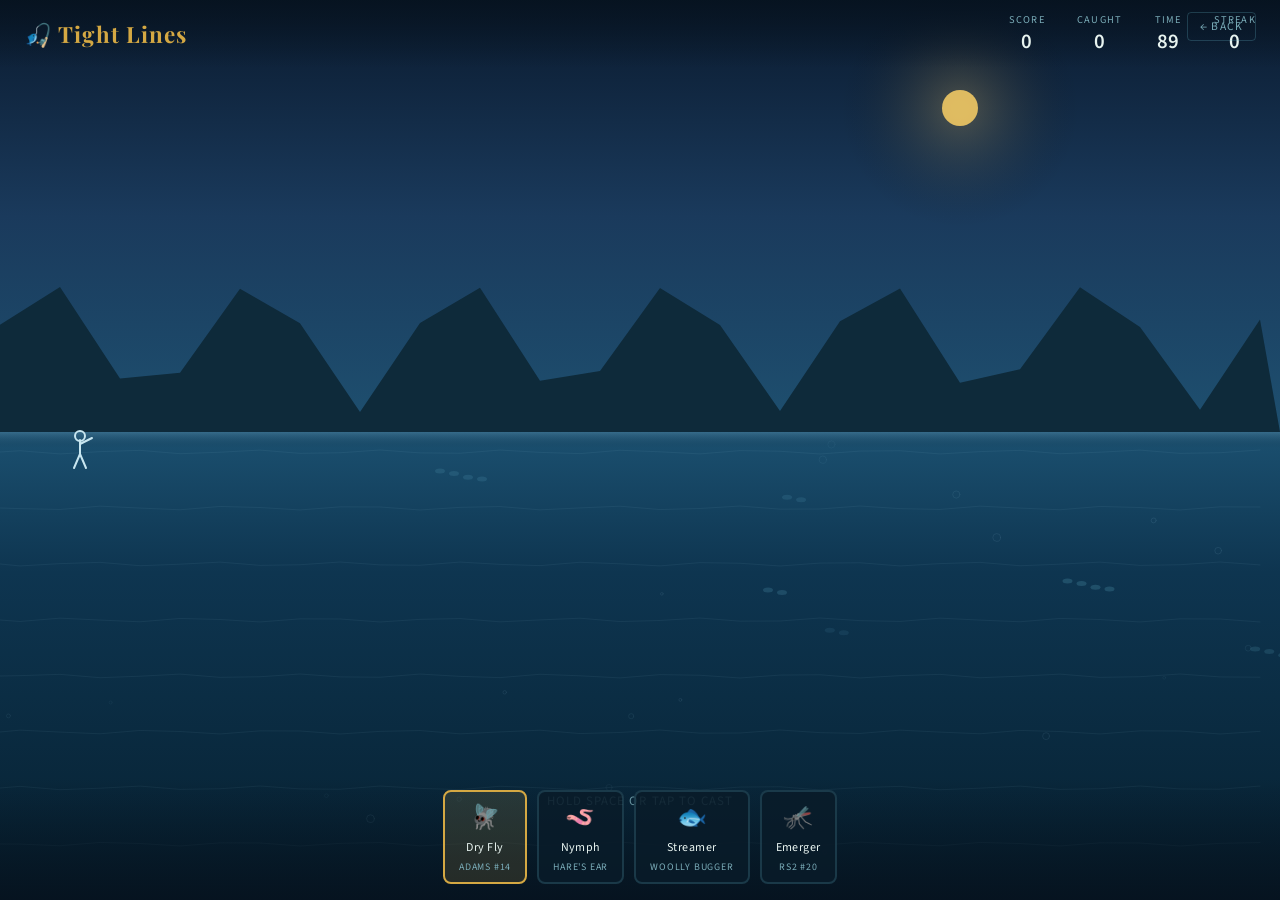
<file: game.html>
<!DOCTYPE html>
<html lang="en">
<head>
<meta charset="UTF-8"/>
<meta name="viewport" content="width=device-width, initial-scale=1.0"/>
<title>Tight Lines – Fly Fishing Game</title>
<link href="https://fonts.googleapis.com/css2?family=Playfair+Display:ital,wght@0,700;1,400&family=Source+Sans+3:wght@300;400;600&display=swap" rel="stylesheet"/>
<style>
/* ── RESET & VARS ───────────────────────────────── */
*{margin:0;padding:0;box-sizing:border-box;}
:root{
  --sky1:#1a3a5c;--sky2:#0d2035;
  --water1:#1b4f6e;--water2:#0a2a3e;--water3:#062030;
  --foam:#c8e6f0;--sun:#f0c060;
  --green1:#2d5a27;--green2:#1a3a18;
  --text:#e8f4f0;--muted:#7aacb8;
  --gold:#d4a843;--red:#c0392b;--green:#27ae60;
  --ui-bg:rgba(10,28,42,0.88);
}
html,body{width:100%;height:100%;overflow:hidden;background:#0d2035;}
body{font-family:'Source Sans 3',sans-serif;color:var(--text);}

/* ── CANVAS WRAPPER ─────────────────────────────── */
#gameWrap{position:relative;width:100%;height:100vh;overflow:hidden;}
canvas{display:block;width:100%;height:100%;}

/* ── UI OVERLAY ─────────────────────────────────── */
#ui{
  position:absolute;top:0;left:0;width:100%;height:100%;
  pointer-events:none;
}

/* top bar */
#topBar{
  position:absolute;top:0;left:0;right:0;
  display:flex;justify-content:space-between;align-items:center;
  padding:12px 24px;
  background:linear-gradient(to bottom,rgba(6,18,30,0.85),transparent);
}
#topBar h1{
  font-family:'Playfair Display',serif;font-size:1.4rem;
  color:var(--gold);letter-spacing:.05em;
}
.stat{text-align:center;}
.stat .label{font-size:.65rem;text-transform:uppercase;letter-spacing:.12em;color:var(--muted);}
.stat .value{font-size:1.3rem;font-weight:600;color:var(--text);}

/* fly selector */
#flyBar{
  position:absolute;bottom:0;left:0;right:0;
  display:flex;justify-content:center;align-items:flex-end;gap:10px;
  padding:12px 24px 16px;
  background:linear-gradient(to top,rgba(6,18,30,0.9),transparent);
  pointer-events:all;
}
.fly-btn{
  display:flex;flex-direction:column;align-items:center;gap:4px;
  background:var(--ui-bg);border:2px solid rgba(100,180,200,0.2);
  border-radius:8px;padding:8px 14px;cursor:pointer;
  transition:all .2s;color:var(--text);font-family:inherit;
  font-size:.75rem;letter-spacing:.04em;
}
.fly-btn:hover{border-color:var(--gold);transform:translateY(-3px);}
.fly-btn.active{border-color:var(--gold);background:rgba(212,168,67,.15);}
.fly-btn .fly-icon{font-size:1.5rem;}
.fly-btn .fly-name{font-size:.62rem;color:var(--muted);text-transform:uppercase;letter-spacing:.08em;}

/* cast instruction */
#castHint{
  position:absolute;left:50%;transform:translateX(-50%);
  bottom:90px;font-size:.8rem;color:var(--muted);
  letter-spacing:.08em;text-transform:uppercase;
  animation:pulse 2s infinite;pointer-events:none;
}
@keyframes pulse{0%,100%{opacity:.5;}50%{opacity:1;}}

/* power meter */
#powerWrap{
  position:absolute;left:50%;transform:translateX(-50%);
  bottom:90px;width:200px;
  display:none;pointer-events:none;
}
#powerLabel{font-size:.7rem;text-transform:uppercase;letter-spacing:.1em;
  color:var(--muted);text-align:center;margin-bottom:4px;}
#powerBar{height:10px;background:rgba(255,255,255,.1);border-radius:5px;overflow:hidden;}
#powerFill{height:100%;width:0%;border-radius:5px;
  background:linear-gradient(to right,#27ae60,#f39c12,#c0392b);
  transition:width .05s;}

/* hatch alert */
#hatchAlert{
  position:absolute;top:70px;left:50%;transform:translateX(-50%);
  background:var(--ui-bg);border:1px solid var(--gold);
  border-radius:8px;padding:10px 20px;text-align:center;
  display:none;pointer-events:none;
}
#hatchAlert .hatch-title{font-size:.65rem;text-transform:uppercase;
  letter-spacing:.1em;color:var(--gold);}
#hatchAlert .hatch-insect{font-size:1rem;font-weight:600;}

/* bite indicator */
#biteWrap{
  position:absolute;left:50%;transform:translateX(-50%);
  top:50%;margin-top:-60px;
  display:none;flex-direction:column;align-items:center;gap:8px;
  pointer-events:all;
}
#biteWrap .bite-text{
  font-family:'Playfair Display',serif;font-style:italic;
  font-size:2rem;color:var(--gold);
  animation:popIn .3s cubic-bezier(.175,.885,.32,1.275);
}
@keyframes popIn{from{transform:scale(0);}to{transform:scale(1);}}
#setHookBtn{
  background:var(--gold);color:#0d2035;border:none;
  font-family:'Source Sans 3',sans-serif;font-size:.9rem;font-weight:600;
  letter-spacing:.08em;text-transform:uppercase;
  padding:10px 28px;border-radius:6px;cursor:pointer;
  animation:blink .4s infinite alternate;
}
@keyframes blink{from{opacity:1;}to{opacity:.6;}}

/* fight meter */
#fightWrap{
  position:absolute;left:50%;transform:translateX(-50%);
  top:50%;margin-top:20px;width:280px;
  display:none;pointer-events:all;
  flex-direction:column;align-items:center;gap:8px;
}
#fightLabel{font-size:.7rem;text-transform:uppercase;letter-spacing:.1em;color:var(--muted);}
#fightTrack{width:100%;height:20px;background:rgba(255,255,255,.1);
  border-radius:10px;overflow:hidden;position:relative;}
#fightZone{
  position:absolute;height:100%;width:30%;border-radius:10px;
  background:rgba(39,174,96,.4);transition:left .1s;
}
#fightMarker{
  position:absolute;top:0;height:100%;width:6px;border-radius:3px;
  background:var(--text);transition:left .05s;
}
#fightInstruct{font-size:.72rem;color:var(--muted);text-align:center;}
#fightProgress{width:100%;height:6px;background:rgba(255,255,255,.1);
  border-radius:3px;overflow:hidden;}
#fightProgressFill{height:100%;width:0%;background:var(--gold);
  border-radius:3px;transition:width .1s;}

/* catch popup */
#catchPopup{
  position:absolute;left:50%;top:50%;
  transform:translate(-50%,-50%);
  background:var(--ui-bg);border:2px solid var(--gold);
  border-radius:12px;padding:28px 40px;text-align:center;
  display:none;pointer-events:all;
  animation:popIn .4s cubic-bezier(.175,.885,.32,1.275);
  min-width:260px;
}
#catchPopup .catch-emoji{font-size:3rem;}
#catchPopup .catch-species{font-family:'Playfair Display',serif;
  font-size:1.4rem;color:var(--gold);margin:8px 0 4px;}
#catchPopup .catch-size{font-size:.85rem;color:var(--muted);}
#catchPopup .catch-score{font-size:1.8rem;font-weight:600;
  color:var(--text);margin:10px 0;}
#catchPopup .catch-bonus{font-size:.75rem;color:#27ae60;margin-bottom:14px;}
#nextCastBtn{
  background:transparent;border:1px solid var(--gold);color:var(--gold);
  font-family:'Source Sans 3',sans-serif;font-size:.85rem;
  letter-spacing:.08em;text-transform:uppercase;
  padding:8px 24px;border-radius:6px;cursor:pointer;
  transition:all .2s;
}
#nextCastBtn:hover{background:var(--gold);color:#0d2035;}

/* miss popup */
#missPopup{
  position:absolute;left:50%;top:42%;
  transform:translateX(-50%);
  font-family:'Playfair Display',serif;font-style:italic;
  font-size:1.6rem;color:var(--red);
  display:none;pointer-events:none;
  animation:fadeUp .4s forwards;
}
@keyframes fadeUp{from{opacity:1;transform:translateX(-50%) translateY(0);}
  to{opacity:0;transform:translateX(-50%) translateY(-40px);}}

/* game over */
#gameOver{
  position:absolute;inset:0;background:rgba(6,18,30,.92);
  display:none;flex-direction:column;align-items:center;
  justify-content:center;gap:16px;pointer-events:all;
}
#gameOver h2{font-family:'Playfair Display',serif;font-size:2.4rem;color:var(--gold);}
#gameOver .final-score{font-size:3rem;font-weight:600;}
#gameOver .final-label{font-size:.75rem;text-transform:uppercase;
  letter-spacing:.12em;color:var(--muted);}
#gameOver .best-catch{font-size:.9rem;color:var(--muted);margin-top:4px;}
#playAgainBtn{
  margin-top:12px;background:var(--gold);color:#0d2035;border:none;
  font-family:'Source Sans 3',sans-serif;font-size:.9rem;font-weight:600;
  letter-spacing:.08em;text-transform:uppercase;
  padding:12px 36px;border-radius:6px;cursor:pointer;
  transition:opacity .2s;
}
#playAgainBtn:hover{opacity:.85;}

/* nav back */
#backNav{
  position:absolute;top:14px;right:24px;
  pointer-events:all;
}
#backNav a{
  font-size:.72rem;text-transform:uppercase;letter-spacing:.1em;
  color:var(--muted);text-decoration:none;
  border:1px solid rgba(100,180,200,.25);
  padding:5px 12px;border-radius:4px;
  transition:color .2s,border-color .2s;
}
#backNav a:hover{color:var(--gold);border-color:var(--gold);}
</style>
</head>
<body>
<div id="gameWrap">
  <canvas id="c"></canvas>

  <div id="ui">
    <!-- Top bar -->
    <div id="topBar">
      <h1>🎣 Tight Lines</h1>
      <div style="display:flex;gap:32px;">
        <div class="stat"><div class="label">Score</div><div class="value" id="scoreVal">0</div></div>
        <div class="stat"><div class="label">Caught</div><div class="value" id="caughtVal">0</div></div>
        <div class="stat"><div class="label">Time</div><div class="value" id="timeVal">90</div></div>
        <div class="stat"><div class="label">Streak</div><div class="value" id="streakVal">0🔥</div></div>
      </div>
      <div id="backNav"><a href="flyfishing.html">← Back</a></div>
    </div>

    <!-- Hatch alert -->
    <div id="hatchAlert">
      <div class="hatch-title">Hatch in progress</div>
      <div class="hatch-insect" id="hatchInsect"></div>
    </div>

    <!-- Cast hint / power bar -->
    <div id="castHint">Hold SPACE or tap to cast</div>
    <div id="powerWrap">
      <div id="powerLabel">Cast Power</div>
      <div id="powerBar"><div id="powerFill"></div></div>
    </div>

    <!-- Bite indicator -->
    <div id="biteWrap">
      <div class="bite-text">STRIKE! 🎣</div>
      <button id="setHookBtn">SET THE HOOK!</button>
    </div>

    <!-- Fight meter -->
    <div id="fightWrap">
      <div id="fightLabel">Keep the marker in the green zone!</div>
      <div id="fightTrack">
        <div id="fightZone"></div>
        <div id="fightMarker"></div>
      </div>
      <div id="fightInstruct">Click anywhere or press SPACE to reel</div>
      <button id="reelBtn" onclick="reelIn()" style="margin-top:8px;background:#2e7d8c;color:#fff;border:none;font-size:.85rem;font-weight:600;letter-spacing:.08em;text-transform:uppercase;padding:10px 32px;border-radius:6px;cursor:pointer;pointer-events:all;">🎣 REEL!</button>
      <div id="fightProgressFill" style="display:none"></div>
      <div id="fightProgress"><div id="fightProgressFill2" style="height:100%;width:0%;background:var(--gold);border-radius:3px;transition:width .1s;"></div></div>
    </div>

    <!-- Catch popup -->
    <div id="catchPopup">
      <div class="catch-emoji" id="catchEmoji"></div>
      <div class="catch-species" id="catchSpecies"></div>
      <div class="catch-size" id="catchSize"></div>
      <div class="catch-score" id="catchScore"></div>
      <div class="catch-bonus" id="catchBonus"></div>
      <button id="nextCastBtn">Cast Again</button>
    </div>

    <!-- Miss -->
    <div id="missPopup">Missed it! 😔</div>

    <!-- Fly selector -->
    <div id="flyBar">
      <button class="fly-btn active" data-fly="0">
        <span class="fly-icon">🪰</span><span>Dry Fly</span>
        <span class="fly-name">Adams #14</span>
      </button>
      <button class="fly-btn" data-fly="1">
        <span class="fly-icon">🪱</span><span>Nymph</span>
        <span class="fly-name">Hare's Ear</span>
      </button>
      <button class="fly-btn" data-fly="2">
        <span class="fly-icon">🐟</span><span>Streamer</span>
        <span class="fly-name">Woolly Bugger</span>
      </button>
      <button class="fly-btn" data-fly="3">
        <span class="fly-icon">🦟</span><span>Emerger</span>
        <span class="fly-name">RS2 #20</span>
      </button>
    </div>

    <!-- Game Over -->
    <div id="gameOver">
      <h2>Day's End</h2>
      <div class="final-label">Total Score</div>
      <div class="final-score" id="finalScore">0</div>
      <div class="best-catch" id="bestCatch"></div>
      <button id="playAgainBtn">Fish Again</button>
    </div>
  </div>
</div>

<script>
// ── CANVAS SETUP ─────────────────────────────────
const canvas = document.getElementById('c');
const ctx = canvas.getContext('2d');

function resize(){
  canvas.width = window.innerWidth;
  canvas.height = window.innerHeight;
}
resize();
window.addEventListener('resize', resize);

// ── GAME STATE ───────────────────────────────────
const FLIES = [
  {name:'Dry Fly',    icon:'🪰', type:'dry',      bonus:['mayfly','caddis']},
  {name:'Nymph',      icon:'🪱', type:'nymph',    bonus:['stonefly','midge']},
  {name:'Streamer',   icon:'🐟', type:'streamer', bonus:['sculpin']},
  {name:'Emerger',    icon:'🦟', type:'emerger',  bonus:['emerger','midge']},
];
const FISH = [
  {name:'Rainbow Trout',  emoji:'🌈', weight:[8,24], score:100, hatch:'mayfly'},
  {name:'Brown Trout',    emoji:'🟤', weight:[10,28],score:120, hatch:'caddis'},
  {name:'Brook Trout',    emoji:'✨', weight:[6,18], score:90,  hatch:'stonefly'},
  {name:'Cutthroat',      emoji:'🔴', weight:[8,22], score:110, hatch:'emerger'},
  {name:'Whitefish',      emoji:'⚪', weight:[6,14], score:60,  hatch:'midge'},
  {name:'Bull Trout',     emoji:'🔵', weight:[14,36],score:180, hatch:'sculpin'},
];
const HATCHES = [
  {name:'Pale Morning Dun Mayfly',insect:'🦋 PMD Mayfly',   type:'mayfly'},
  {name:'Elk Hair Caddis',        insect:'🦗 Caddis Hatch', type:'caddis'},
  {name:'Stonefly Hatch',         insect:'🪲 Stonefly',     type:'stonefly'},
  {name:'Midge Cluster',          insect:'🦟 Midge',        type:'midge'},
  {name:'Emerger Hatch',          insect:'🌿 Emerger',      type:'emerger'},
];

let state = 'idle'; // idle | charging | drifting | bite | fighting | caught | over
let score = 0, caught = 0, streak = 0, bestFish = null;
let timeLeft = 90;
let selectedFly = 0;
let power = 0, powerDir = 1;
let flyX = 0, flyY = 0, flyTargetX = 0, flyTargetY = 0;
let linePoints = [];
let fishX = 0, fishY = 0;
let currentHatch = null, hatchTimer = 0;
let biteTimeout = null;
let fightMarker = 50, fightZone = 35, fightProgress = 0;
let fightDir = 1, fightSpeed = 0;
let ripples = [];
let splashes = [];
let fishSchools = [];
let bubbles = [];
let currentFish = null;
let gameInterval = null;

// ── SCENE DIMENSIONS ─────────────────────────────
function waterY(){ return canvas.height * 0.48; }
function bankY(){  return canvas.height * 0.52; }

// ── FISH SCHOOLS (background) ────────────────────
function initSchools(){
  fishSchools = [];
  for(let i=0;i<6;i++){
    fishSchools.push({
      x: Math.random()*canvas.width,
      y: waterY() + 30 + Math.random()*(canvas.height*0.3),
      dx: (Math.random()-0.5)*0.4,
      count: 2+Math.floor(Math.random()*4),
      opacity: 0.08+Math.random()*0.1,
    });
  }
}

// ── RIPPLE / SPLASH ──────────────────────────────
function addRipple(x,y){
  ripples.push({x,y,r:2,maxR:40,alpha:0.6,speed:0.8});
}
function addSplash(x,y){
  for(let i=0;i<12;i++){
    const a=Math.random()*Math.PI*2, s=1+Math.random()*3;
    splashes.push({x,y,vx:Math.cos(a)*s,vy:Math.sin(a)*s-2,alpha:1,size:2+Math.random()*3});
  }
}

// ── BUBBLES ──────────────────────────────────────
function initBubbles(){
  bubbles=[];
  for(let i=0;i<20;i++){
    bubbles.push({
      x:Math.random()*canvas.width,
      y:waterY()+Math.random()*(canvas.height*0.5),
      r:1+Math.random()*3, speed:0.1+Math.random()*0.3,alpha:0.15+Math.random()*0.2
    });
  }
}

// ── DRAW SCENE ───────────────────────────────────
function drawScene(){
  const W=canvas.width, H=canvas.height;
  const wY=waterY(), bY=bankY();

  // sky gradient
  const sky=ctx.createLinearGradient(0,0,0,wY);
  sky.addColorStop(0,'#0a1a2e');
  sky.addColorStop(0.5,'#1a3a5c');
  sky.addColorStop(1,'#1e5070');
  ctx.fillStyle=sky; ctx.fillRect(0,0,W,wY);

  // sun/moon glow
  const glow=ctx.createRadialGradient(W*0.75,H*0.12,5,W*0.75,H*0.12,120);
  glow.addColorStop(0,'rgba(240,192,96,0.25)');
  glow.addColorStop(1,'transparent');
  ctx.fillStyle=glow; ctx.fillRect(0,0,W,wY);

  // sun
  ctx.beginPath();
  ctx.arc(W*0.75,H*0.12,18,0,Math.PI*2);
  ctx.fillStyle='rgba(240,200,100,0.9)';ctx.fill();

  // mountains
  ctx.fillStyle='#0e2a3a';
  ctx.beginPath();ctx.moveTo(0,wY);
  for(let x=0;x<=W;x+=60){
    const peak=wY - 40 - Math.abs(Math.sin(x*0.015+1))*80 - Math.sin(x*0.03)*30;
    ctx.lineTo(x,peak);
  }
  ctx.lineTo(W,wY);ctx.closePath();ctx.fill();

  // trees on bank
  ctx.fillStyle='#1a3a18';
  for(let x=0;x<W;x+=22){
    const h=14+Math.abs(Math.sin(x*0.2))*12;
    ctx.beginPath();ctx.moveTo(x,bY);
    ctx.lineTo(x+11,bY-h);ctx.lineTo(x+22,bY);ctx.closePath();ctx.fill();
  }
  // bank/grass
  const bank=ctx.createLinearGradient(0,bY,0,bY+18);
  bank.addColorStop(0,'#2d5a27');bank.addColorStop(1,'#1a3010');
  ctx.fillStyle=bank;ctx.fillRect(0,bY,W,18);

  // water body
  const water=ctx.createLinearGradient(0,wY,0,H);
  water.addColorStop(0,'#1b5070');
  water.addColorStop(0.3,'#0e3550');
  water.addColorStop(1,'#062030');
  ctx.fillStyle=water;ctx.fillRect(0,wY,W,H-wY);

  // water shimmer lines
  ctx.strokeStyle='rgba(180,230,255,0.06)';ctx.lineWidth=1;
  for(let i=0;i<8;i++){
    const y=wY+20+i*((H-wY-20)/8);
    ctx.beginPath();ctx.moveTo(0,y);
    for(let x=0;x<W;x+=40){
      ctx.lineTo(x+20,y+Math.sin(x*0.05+Date.now()*0.001+i)*2);
    }
    ctx.stroke();
  }

  // water surface highlight
  const surf=ctx.createLinearGradient(0,wY,0,wY+16);
  surf.addColorStop(0,'rgba(180,230,255,0.18)');
  surf.addColorStop(1,'transparent');
  ctx.fillStyle=surf;ctx.fillRect(0,wY,W,16);

  // fish schools (background)
  fishSchools.forEach(s=>{
    s.x+=s.dx;
    if(s.x<-60)s.x=W+60;
    if(s.x>W+60)s.x=-60;
    ctx.save();ctx.globalAlpha=s.opacity;
    for(let i=0;i<s.count;i++){
      const fx=s.x+i*14-s.count*7,fy=s.y+Math.sin(Date.now()*0.002+i)*4;
      ctx.fillStyle='#7dd4f0';
      ctx.beginPath();ctx.ellipse(fx,fy,5,2.5,s.dx<0?Math.PI:0,0,Math.PI*2);
      ctx.fill();
    }
    ctx.restore();
  });

  // bubbles
  bubbles.forEach(b=>{
    b.y-=b.speed;
    if(b.y<wY)b.y=wY+Math.random()*(H*0.5);
    ctx.save();ctx.globalAlpha=b.alpha;
    ctx.strokeStyle='rgba(180,230,255,0.5)';ctx.lineWidth=0.5;
    ctx.beginPath();ctx.arc(b.x,b.y,b.r,0,Math.PI*2);ctx.stroke();
    ctx.restore();
  });

  // ripples
  ripples=ripples.filter(r=>{
    r.r+=r.speed;r.alpha-=0.018;
    if(r.alpha<=0)return false;
    ctx.save();ctx.globalAlpha=r.alpha;
    ctx.strokeStyle='rgba(180,230,255,0.7)';ctx.lineWidth=1;
    ctx.beginPath();ctx.ellipse(r.x,r.y,r.r,r.r*0.4,0,0,Math.PI*2);ctx.stroke();
    ctx.restore();
    return true;
  });

  // splashes
  splashes=splashes.filter(s=>{
    s.x+=s.vx;s.y+=s.vy;s.vy+=0.15;s.alpha-=0.03;
    if(s.alpha<=0)return false;
    ctx.save();ctx.globalAlpha=s.alpha;
    ctx.fillStyle='rgba(180,230,255,0.8)';
    ctx.beginPath();ctx.arc(s.x,s.y,s.size,0,Math.PI*2);ctx.fill();
    ctx.restore();
    return true;
  });

  // angler (stick figure on bank)
  const ax=80, ay=bY;
  ctx.strokeStyle='#c8e6f0';ctx.lineWidth=2;ctx.lineCap='round';
  // body
  ctx.beginPath();ctx.moveTo(ax,ay-28);ctx.lineTo(ax,ay-14);ctx.stroke();
  // head
  ctx.beginPath();ctx.arc(ax,ay-32,5,0,Math.PI*2);ctx.stroke();
  // legs
  ctx.beginPath();ctx.moveTo(ax,ay-14);ctx.lineTo(ax-6,ay);ctx.stroke();
  ctx.beginPath();ctx.moveTo(ax,ay-14);ctx.lineTo(ax+6,ay);ctx.stroke();
  // rod arm
  ctx.beginPath();ctx.moveTo(ax,ay-24);ctx.lineTo(ax+12,ay-30);ctx.stroke();

  // fishing line
  if(state!=='idle' && linePoints.length>1){
    ctx.save();
    ctx.strokeStyle='rgba(220,240,255,0.6)';ctx.lineWidth=1;
    ctx.setLineDash([4,3]);
    ctx.beginPath();
    ctx.moveTo(ax+12,ay-30);
    // curve through linePoints
    linePoints.forEach((p,i)=>{
      if(i===0)ctx.moveTo(p.x,p.y);
      else ctx.lineTo(p.x,p.y);
    });
    ctx.stroke();ctx.setLineDash([]);ctx.restore();
  }

  // fly / lure on water
  if(state==='drifting'||state==='bite'||state==='fighting'){
    const fly=FLIES[selectedFly];
    ctx.save();ctx.font='18px serif';
    ctx.globalAlpha=0.9;
    ctx.fillText(fly.icon, flyX-9, flyY+6);
    ctx.restore();
    // ripple at fly
    if(Math.random()<0.02) addRipple(flyX, flyY);
  }

  // fighting fish visible
  if(state==='fighting' && currentFish){
    const t=Math.sin(Date.now()*0.008)*30;
    ctx.save();ctx.font='22px serif';
    ctx.globalAlpha=0.7;
    ctx.fillText(currentFish.emoji, fishX+t-11, fishY);
    ctx.restore();
  }
}

// ── DRAW LINE POINTS ─────────────────────────────
function computeLine(){
  const ax=92, ay=bankY()-30;
  if(state==='idle'||state==='charging')return;
  linePoints=[];
  const steps=10;
  for(let i=0;i<=steps;i++){
    const t=i/steps;
    // catenary-ish curve
    const x=ax+(flyX-ax)*t;
    const sag=Math.sin(t*Math.PI)*((flyX-ax)*0.15);
    const y=ay+(flyY-ay)*t + sag;
    linePoints.push({x,y});
  }
}

// ── START GAME ───────────────────────────────────
function startGame(){
  score=0;caught=0;streak=0;bestFish=null;timeLeft=90;
  state='idle';power=0;
  ripples=[];splashes=[];
  initSchools();initBubbles();
  updateUI();
  document.getElementById('gameOver').style.display='none';
  scheduleHatch();
  clearInterval(gameInterval);
  gameInterval=setInterval(()=>{
    if(state==='over')return;
    timeLeft--;
    document.getElementById('timeVal').textContent=timeLeft;
    if(timeLeft<=0) endGame();
  },1000);
}

function endGame(){
  state='over';
  clearInterval(gameInterval);
  clearTimeout(biteTimeout);
  hideAll();
  document.getElementById('finalScore').textContent=score;
  document.getElementById('bestCatch').textContent=
    bestFish?`Best catch: ${bestFish.emoji} ${bestFish.name} (${bestFish.w}" · ${bestFish.pts}pts)`:'No fish caught today.';
  document.getElementById('gameOver').style.display='flex';
}

// ── HATCH SYSTEM ─────────────────────────────────
function scheduleHatch(){
  if(state==='over')return;
  const delay=15000+Math.random()*20000;
  setTimeout(()=>{
    if(state==='over')return;
    currentHatch=HATCHES[Math.floor(Math.random()*HATCHES.length)];
    const el=document.getElementById('hatchAlert');
    document.getElementById('hatchInsect').textContent=currentHatch.insect;
    el.style.display='block';
    setTimeout(()=>{el.style.display='none';currentHatch=null;scheduleHatch();},8000);
    scheduleHatch();
  },delay);
}

// ── CAST MECHANICS ───────────────────────────────
function startCharge(){
  if(state!=='idle')return;
  state='charging';
  power=0;powerDir=1;
  document.getElementById('castHint').style.display='none';
  document.getElementById('powerWrap').style.display='block';
}

function releaseCast(){
  if(state!=='charging')return;
  state='drifting';
  document.getElementById('powerWrap').style.display='none';

  // pick a landing spot on the water
  const W=canvas.width;
  const wY=waterY();
  const castDist=0.3+power*0.5; // 30–80% of river width
  flyTargetX = 120 + castDist*(W*0.65);
  flyTargetY = wY + 8 + Math.random()*30;
  flyX=92; flyY=bankY()-30;

  addSplash(flyTargetX, flyTargetY);
  addRipple(flyTargetX, flyTargetY);

  // animate fly to target
  let prog=0;
  const castAnim=setInterval(()=>{
    prog+=0.07;
    flyX=92+(flyTargetX-92)*Math.min(prog,1);
    const arc=Math.sin(Math.min(prog,1)*Math.PI)*-60;
    flyY=(bankY()-30)+((flyTargetY-(bankY()-30))*Math.min(prog,1))+arc;
    if(prog>=1){
      clearInterval(castAnim);
      flyX=flyTargetX;flyY=flyTargetY;
      scheduleBite();
    }
  },16);
}

// ── BITE SYSTEM ──────────────────────────────────
function scheduleBite(){
  // check fly match
  const fly=FLIES[selectedFly];
  let matchBonus=1;
  if(currentHatch && fly.bonus.includes(currentHatch.type)) matchBonus=1.5;
  const baseDelay=currentHatch?2000:4000;
  const delay=baseDelay+Math.random()*4000;

  biteTimeout=setTimeout(()=>{
    if(state!=='drifting')return;
    // pick fish weighted by fly type
    currentFish=FISH[Math.floor(Math.random()*FISH.length)];
    fishX=flyTargetX; fishY=flyTargetY+40;
    state='bite';
    addSplash(flyX,flyY);addRipple(flyX,flyY);
    document.getElementById('biteWrap').style.display='flex';

    // miss window: 2.5 seconds
    biteTimeout=setTimeout(()=>{
      if(state==='bite'){
        state='idle';
        document.getElementById('biteWrap').style.display='none';
        showMiss('Too slow!');
        streak=0;updateUI();
        returnToIdle();
      }
    },2500);
  },delay);
}

function setHook(){
  if(state!=='bite')return;
  clearTimeout(biteTimeout);
  document.getElementById('biteWrap').style.display='none';
  state='fighting';
  startFight();
}

// ── FIGHT SYSTEM ─────────────────────────────────
let fightInterval=null;
function startFight(){
  fightMarker=50;fightZone=35;fightProgress=0;
  fightSpeed=0.4+Math.random()*0.4;
  fightDir=Math.random()<0.5?1:-1;
  document.getElementById('fightWrap').style.display='flex';
  updateFightUI();

  fightInterval=setInterval(()=>{
    if(state!=='fighting'){clearInterval(fightInterval);return;}
    // zone drifts
    fightZone+=fightDir*fightSpeed;
    if(fightZone<=5||fightZone>=65){fightDir*=-1;fightSpeed=0.3+Math.random()*0.5;}
    // marker drifts toward edge
    fightMarker+=(Math.random()-0.48)*1.2;
    fightMarker=Math.max(0,Math.min(100,fightMarker));
    // check if in zone
    const inZone=(fightMarker>=fightZone && fightMarker<=fightZone+30);
    if(inZone) fightProgress+=1.2;
    else fightProgress=Math.max(0,fightProgress-0.6);
    updateFightUI();
    if(fightProgress>=100) landFish();
    if(fightMarker<=0||fightMarker>=100){
      // fish escaped
      clearInterval(fightInterval);
      state='idle';
      document.getElementById('fightWrap').style.display='none';
      showMiss('Fish got away! 😔');
      streak=0;updateUI();
      returnToIdle();
    }
  },50);
}

function reelIn(){
  if(state!=='fighting')return;
  fightMarker=Math.max(0,fightMarker-6);
}

function updateFightUI(){
  document.getElementById('fightZone').style.left=fightZone+'%';
  document.getElementById('fightMarker').style.left=fightMarker+'%';
  document.getElementById('fightProgressFill2').style.width=fightProgress+'%';
}

function landFish(){
  clearInterval(fightInterval);
  state='caught';
  document.getElementById('fightWrap').style.display='none';

  const fly=FLIES[selectedFly];
  let matchBonus=(currentHatch && fly.bonus.includes(currentHatch.type));
  const w=currentFish.weight[0]+Math.floor(Math.random()*(currentFish.weight[1]-currentFish.weight[0]));
  const pts=Math.round(currentFish.score*(w/14)*(matchBonus?1.5:1)*(1+streak*0.1));
  score+=pts;caught++;streak++;

  if(!bestFish||pts>bestFish.pts) bestFish={...currentFish,w,pts};

  addSplash(flyX,flyY);
  document.getElementById('catchEmoji').textContent=currentFish.emoji;
  document.getElementById('catchSpecies').textContent=currentFish.name;
  document.getElementById('catchSize').textContent=`${w}" · ${w<12?'Small':'Large'} fish`;
  document.getElementById('catchScore').textContent=`+${pts} pts`;
  document.getElementById('catchBonus').textContent=matchBonus?'🎯 Fly match bonus! ×1.5':'';
  document.getElementById('catchPopup').style.display='block';
  updateUI();
}

function returnToIdle(){
  setTimeout(()=>{
    if(state==='idle'){
      document.getElementById('castHint').style.display='block';
    }
  },600);
}

// ── POWER BAR ANIMATION ──────────────────────────
let powerAnim=null;
function animatePower(){
  if(state!=='charging')return;
  power=Math.max(0,Math.min(1,power+powerDir*0.025));
  if(power>=1||power<=0)powerDir*=-1;
  document.getElementById('powerFill').style.width=(power*100)+'%';
  powerAnim=requestAnimationFrame(animatePower);
}

// ── UI HELPERS ───────────────────────────────────
function updateUI(){
  document.getElementById('scoreVal').textContent=score;
  document.getElementById('caughtVal').textContent=caught;
  document.getElementById('streakVal').textContent=streak+(streak>1?'🔥':'');
}

function showMiss(msg){
  const el=document.getElementById('missPopup');
  el.textContent=msg;
  el.style.display='block';
  el.style.animation='none';
  void el.offsetWidth;
  el.style.animation='fadeUp 1.4s forwards';
  setTimeout(()=>el.style.display='none',1400);
}

function hideAll(){
  document.getElementById('biteWrap').style.display='none';
  document.getElementById('fightWrap').style.display='none';
  document.getElementById('catchPopup').style.display='none';
  document.getElementById('powerWrap').style.display='none';
  document.getElementById('castHint').style.display='none';
}

// ── INPUT ─────────────────────────────────────────
document.addEventListener('keydown',e=>{
  if(e.code==='Space'){
    e.preventDefault();
    if(state==='idle'){startCharge();animatePower();}
    else if(state==='fighting'){reelIn();}
  }
});
document.addEventListener('keyup',e=>{
  if(e.code==='Space' && state==='charging'){
    cancelAnimationFrame(powerAnim);
    releaseCast();
  }
});

// Unified pointer handler — whole document so clicking anywhere reels
document.addEventListener('mousedown',e=>{
  if(e.target.tagName==='BUTTON'||e.target.tagName==='A') return;
  if(state==='idle'){startCharge();animatePower();}
  else if(state==='fighting'){reelIn();}
});
document.addEventListener('mouseup',e=>{
  if(e.target.tagName==='BUTTON'||e.target.tagName==='A') return;
  if(state==='charging'){cancelAnimationFrame(powerAnim);releaseCast();}
});
document.addEventListener('touchstart',e=>{
  if(e.target.tagName==='BUTTON'||e.target.tagName==='A') return;
  e.preventDefault();
  if(state==='idle'){startCharge();animatePower();}
  else if(state==='fighting'){reelIn();}
},{passive:false});
document.addEventListener('touchend',e=>{
  if(e.target.tagName==='BUTTON'||e.target.tagName==='A') return;
  e.preventDefault();
  if(state==='charging'){cancelAnimationFrame(powerAnim);releaseCast();}
},{passive:false});

document.getElementById('setHookBtn').addEventListener('click',setHook);
document.getElementById('nextCastBtn').addEventListener('click',()=>{
  document.getElementById('catchPopup').style.display='none';
  state='idle';
  document.getElementById('castHint').style.display='block';
});
document.getElementById('playAgainBtn').addEventListener('click',startGame);

// Fly buttons
document.querySelectorAll('.fly-btn').forEach(btn=>{
  btn.addEventListener('click',()=>{
    if(state!=='idle')return;
    selectedFly=parseInt(btn.dataset.fly);
    document.querySelectorAll('.fly-btn').forEach(b=>b.classList.remove('active'));
    btn.classList.add('active');
  });
});

// ── MAIN LOOP ─────────────────────────────────────
function loop(){
  ctx.clearRect(0,0,canvas.width,canvas.height);
  drawScene();
  computeLine();
  requestAnimationFrame(loop);
}

// ── INIT ──────────────────────────────────────────
startGame();
loop();
</script>
</body>
</html>
</file>
